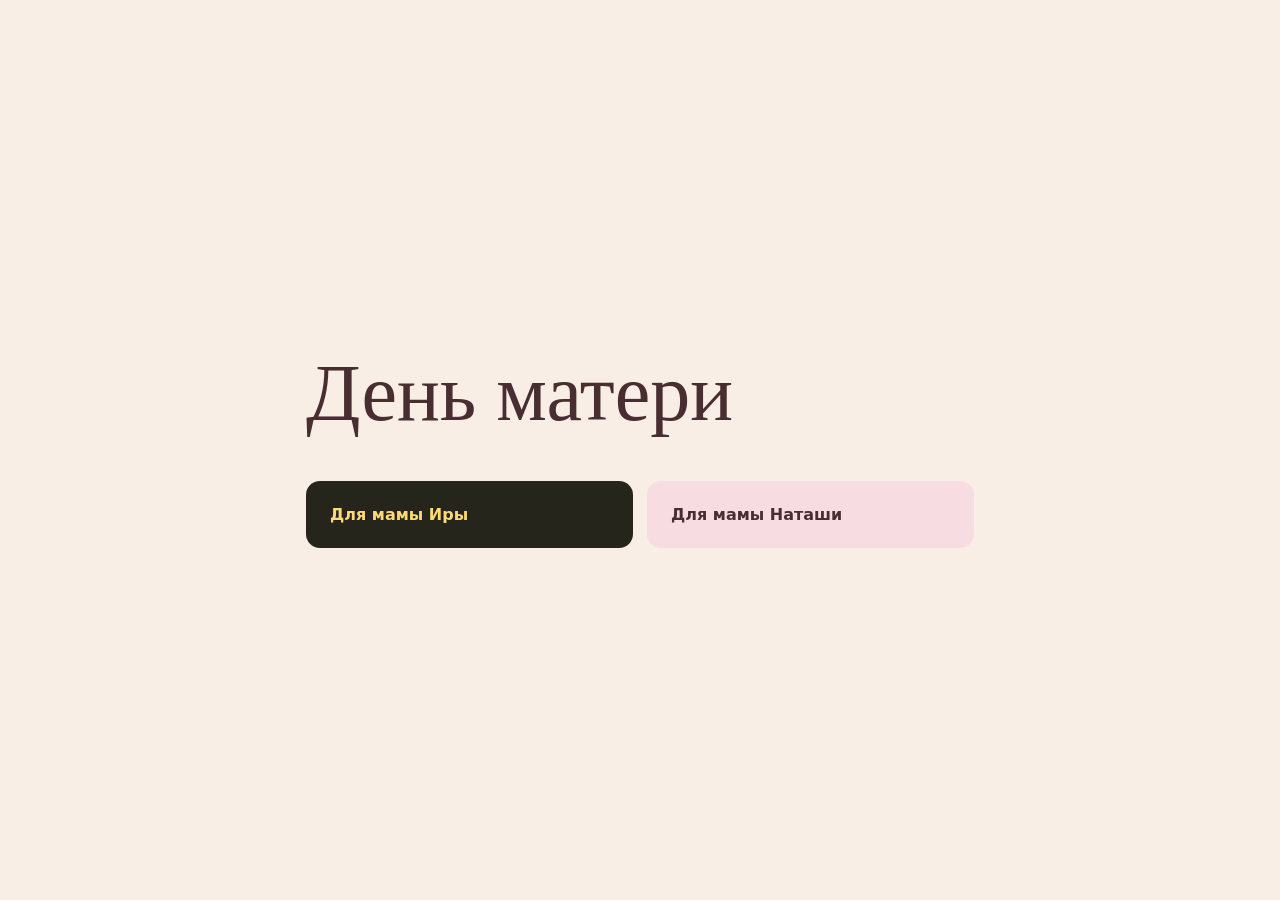
<file: index.html>
<!doctype html>
<html lang="ru">
<head>
  <meta charset="utf-8">
  <meta name="viewport" content="width=device-width, initial-scale=1">
  <title>День матери</title>
  <style>
    * { box-sizing: border-box; }
    body { min-height: 100vh; margin: 0; display: grid; place-items: center; padding: 24px; background: #f8eee6; color: #482d31; font-family: system-ui, sans-serif; }
    main { width: min(100%, 668px); }
    h1 { font: 400 clamp(2.5rem, 9vw, 5rem)/1 Georgia, serif; margin: 0 0 .6em; }
    nav { display: grid; grid-template-columns: repeat(auto-fit, minmax(min(100%, 230px), 1fr)); gap: 14px; }
    a { display: block; padding: 24px; border-radius: 14px; background: #f7dce2; color: #482d31; text-decoration: none; font-weight: 700; }
    a:first-child { background: #26251b; color: #ffda76; }
    a:hover { text-decoration: underline; }
    a:focus-visible { outline: 3px solid #904253; outline-offset: 5px; }
  </style>
</head>
<body>
  <main>
    <h1>День матери</h1>
    <nav aria-label="Поздравления">
      <a href="irina/index.html">Для мамы Иры</a>
      <a href="natasha/index.html">Для мамы Наташи</a>
    </nav>
  </main>
</body>
</html>
</file>
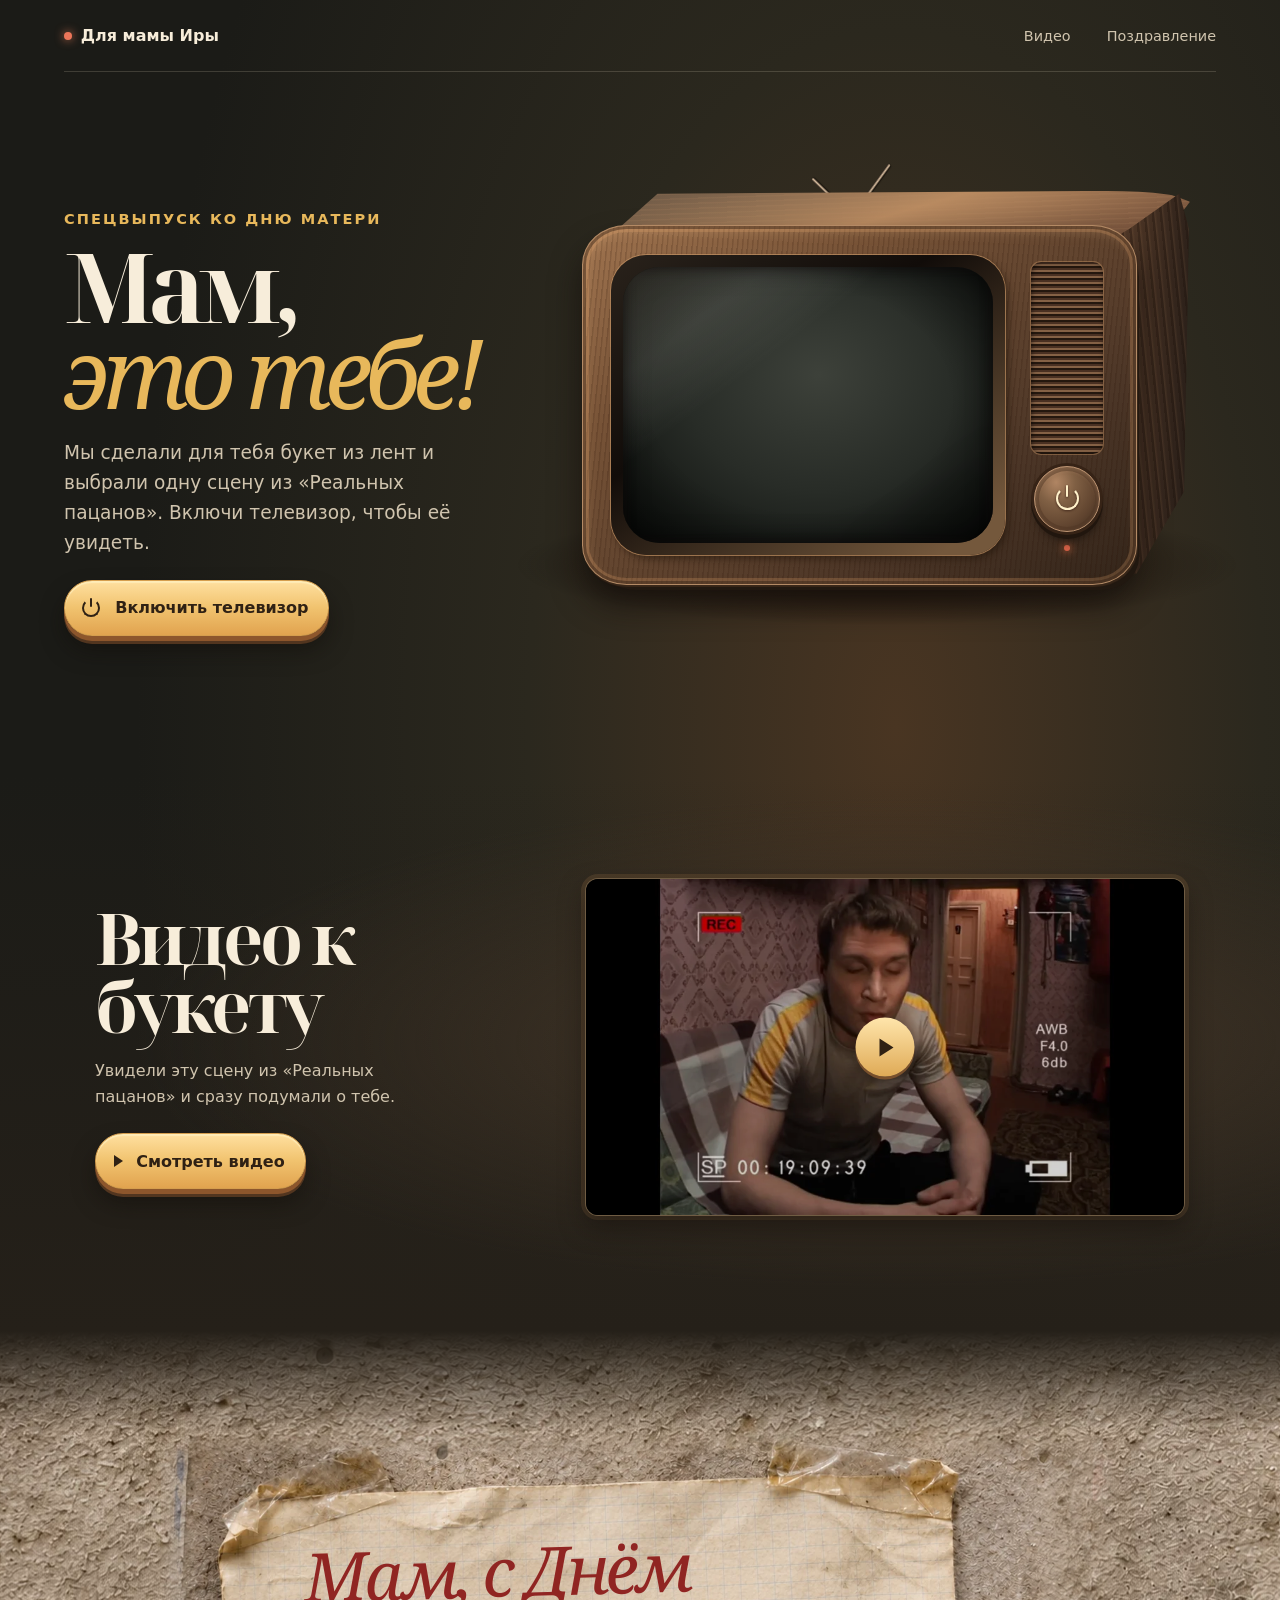
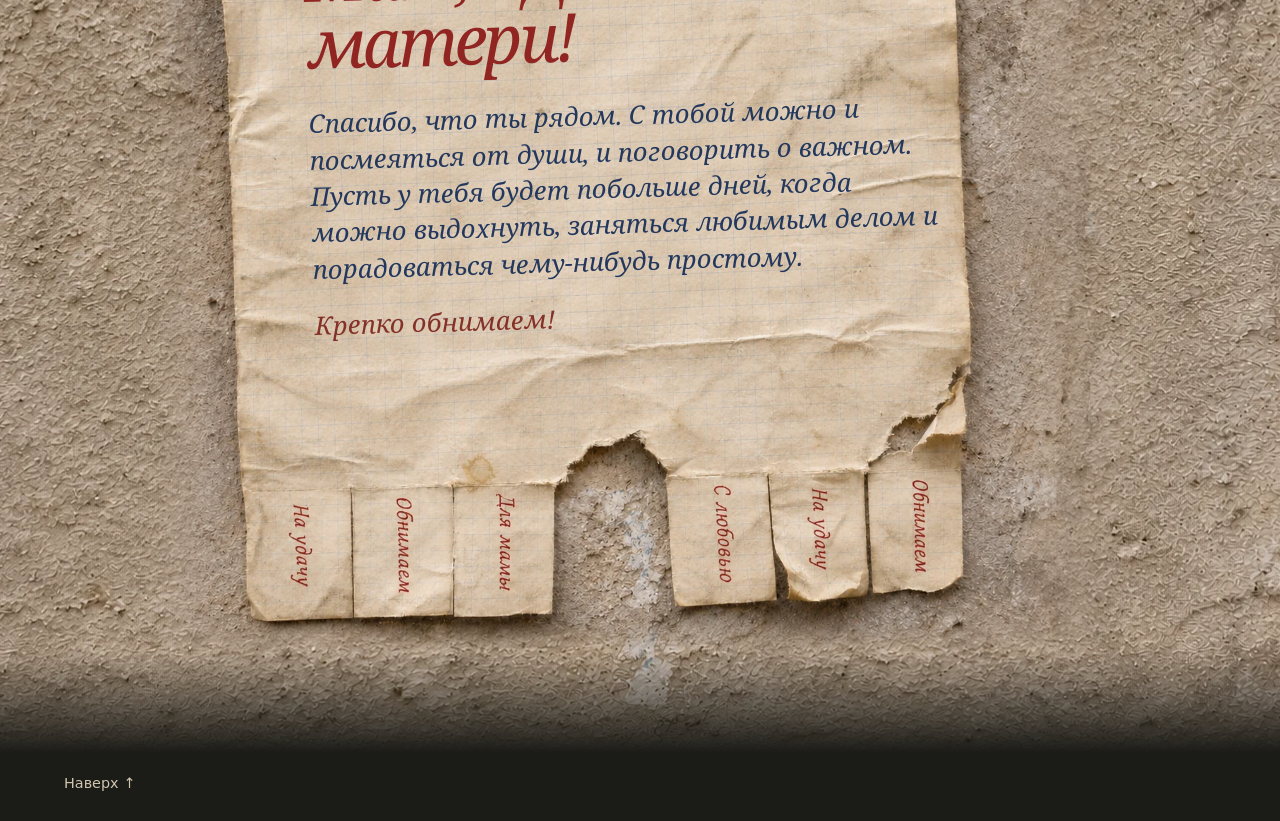
<file: irina/index.html>
<!doctype html>
<html lang="ru">
<head>
  <meta charset="utf-8">
  <meta name="viewport" content="width=device-width, initial-scale=1">
  <meta name="theme-color" content="#1b1b17">
  <meta name="description" content="Поздравление для мамы Иры ко Дню матери и отрывок из «Реальных пацанов».">
  <title>Мам, это тебе!</title>
  <link rel="stylesheet" href="style.css">
  <script defer src="site.js"></script>
</head>
<body>
  <header class="bar wrap" id="top">
    <a class="wordmark" href="#top"><span class="lamp" aria-hidden="true"></span> Для мамы Иры</a>
    <nav aria-label="По странице">
      <a href="#surprise">Видео</a>
      <a href="#letter">Поздравление</a>
    </nav>
  </header>
  <main>
    <section class="hero wrap" aria-labelledby="greeting">
      <div class="hero-copy">
        <p class="eyebrow">Спецвыпуск ко Дню матери</p>
        <h1 id="greeting">Мам,<br><em>это тебе!</em></h1>
        <p class="intro">Мы сделали для тебя букет из лент и выбрали одну сцену из «Реальных пацанов». Включи телевизор, чтобы её увидеть.</p>
        <button class="power-link" type="button" data-power aria-controls="screen" hidden>
          <span class="power-icon" aria-hidden="true"></span> Включить телевизор
        </button>
        <noscript><a class="power-link" href="video.mp4">Смотреть видео</a></noscript>
      </div>
      <figure class="tv-scene" id="television" data-phase="off">
        <div class="set">
          <div class="antenna" aria-hidden="true"><i></i><i></i></div>
          <div class="cabinet">
            <div class="cabinet-top" aria-hidden="true"></div>
            <div class="cabinet-side" aria-hidden="true"></div>
            <div class="cabinet-front">
              <div class="screen-rim">
                <div class="screen" id="screen">
                  <div class="program" aria-hidden="true">
                    <img src="courtyard.webp" alt="" width="1536" height="1024">
                    <span class="channel"><span class="lamp"></span> Канал «Мама»</span>
                    <span class="program-title">Реальные<br>пацаны</span>
                  </div>
                  <div class="static" aria-hidden="true"></div>
                  <div class="glass" aria-hidden="true"></div>
                </div>
              </div>
              <div class="console">
                <span class="speaker" aria-hidden="true"></span>
                <button class="knob" type="button" data-power aria-controls="screen" aria-label="Включить телевизор" hidden>
                  <span class="power-icon" aria-hidden="true"></span>
                </button>
                <span class="power-light" aria-hidden="true"></span>
              </div>
            </div>
          </div>
        </div>
        <div class="remote-slot">
          <div class="remote" hidden>
            <div class="remote-details" aria-hidden="true"><i></i><i></i><i></i></div>
            <a class="remote-start" href="video.mp4" aria-controls="tv-theater"><span class="play" aria-hidden="true"></span> Пуск</a>
            <div class="remote-grip" aria-hidden="true"></div>
          </div>
        </div>
        <figcaption class="screen-reader" role="status" id="tv-status"></figcaption>
      </figure>
    </section>
    <section class="bouquet-video" id="surprise" aria-labelledby="video-title">
      <div class="bouquet-inner wrap">
        <div>
          <h2 id="video-title">Видео к букету</h2>
          <p>Увидели эту сцену из «Реальных пацанов» и сразу подумали о тебе.</p>
          <a href="video.mp4" class="power-link video-link" data-watch>
            <span class="play" aria-hidden="true"></span> Смотреть видео
          </a>
        </div>
        <a class="bouquet-poster" href="video.mp4" data-watch aria-label="Воспроизвести сцену из «Реальных пацанов»">
          <img src="poster.webp" width="960" height="540" alt="" loading="lazy">
          <span class="bouquet-play" aria-hidden="true"><span class="play"></span></span>
        </a>
      </div>
    </section>
    <section class="wall" id="letter" aria-labelledby="letter-title">
      <article class="notice">
        <picture class="notice-art">
          <source media="(max-width: 680px)" srcset="notice-mobile.webp" width="960" height="1440">
          <img src="notice.webp" width="1360" height="1157" alt="" loading="lazy">
        </picture>
        <div class="notice-sheet">
          <h2 id="letter-title">Мам, с Днём<br>матери!</h2>
          <p>Спасибо, что ты рядом. С тобой можно и посмеяться от души, и поговорить о важном. Пусть у тебя будет побольше дней, когда можно выдохнуть, заняться любимым делом и порадоваться чему-нибудь простому.</p>
          <p class="signature">Крепко обнимаем!</p>
        </div>
      </article>
    </section>
  </main>
  <footer class="wrap"><a href="#top">Наверх <span aria-hidden="true">↑</span></a></footer>
  <dialog class="theater" id="theater" aria-label="Видео из «Реальных пацанов»">
    <button class="close" type="button" data-close aria-label="Закрыть видео">×</button>
    <video controls playsinline preload="none" poster="poster.webp" src="video.mp4"></video>
    <p class="media-error" hidden>Видео не удалось воспроизвести. <a href="video.mp4">Открыть файл</a></p>
  </dialog>
  <dialog class="tv-theater" id="tv-theater" aria-label="Видео на экране телевизора">
    <div class="camera-frame"></div>
    <button class="close tv-close" type="button" data-tv-close aria-label="Закрыть телевизор">×</button>
    <video class="tv-video" aria-label="Сцена из «Реальных пацанов»" playsinline preload="none" src="tv-video.mp4"></video>
    <p class="tv-error" hidden>Видео на телевизоре не загрузилось. <a href="video.mp4">Открыть видео</a></p>
  </dialog>
</body>
</html>
</file>
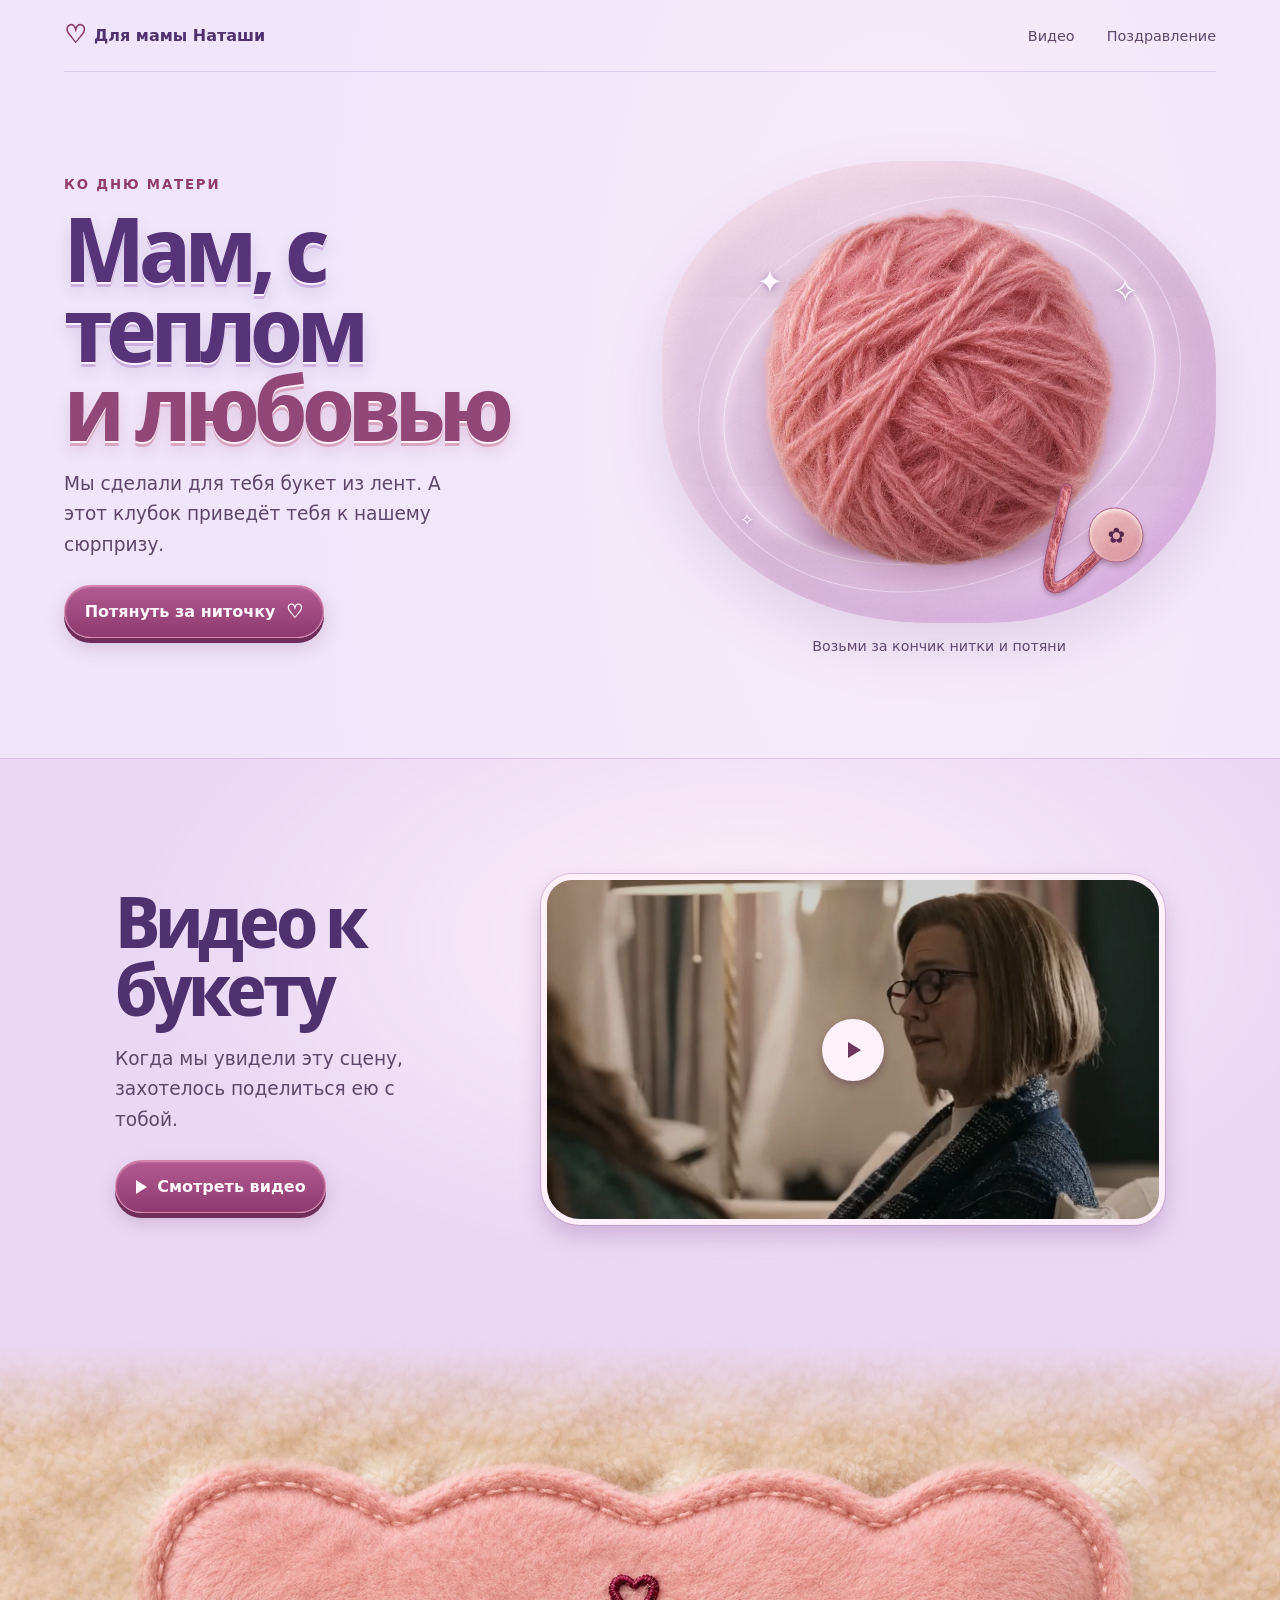
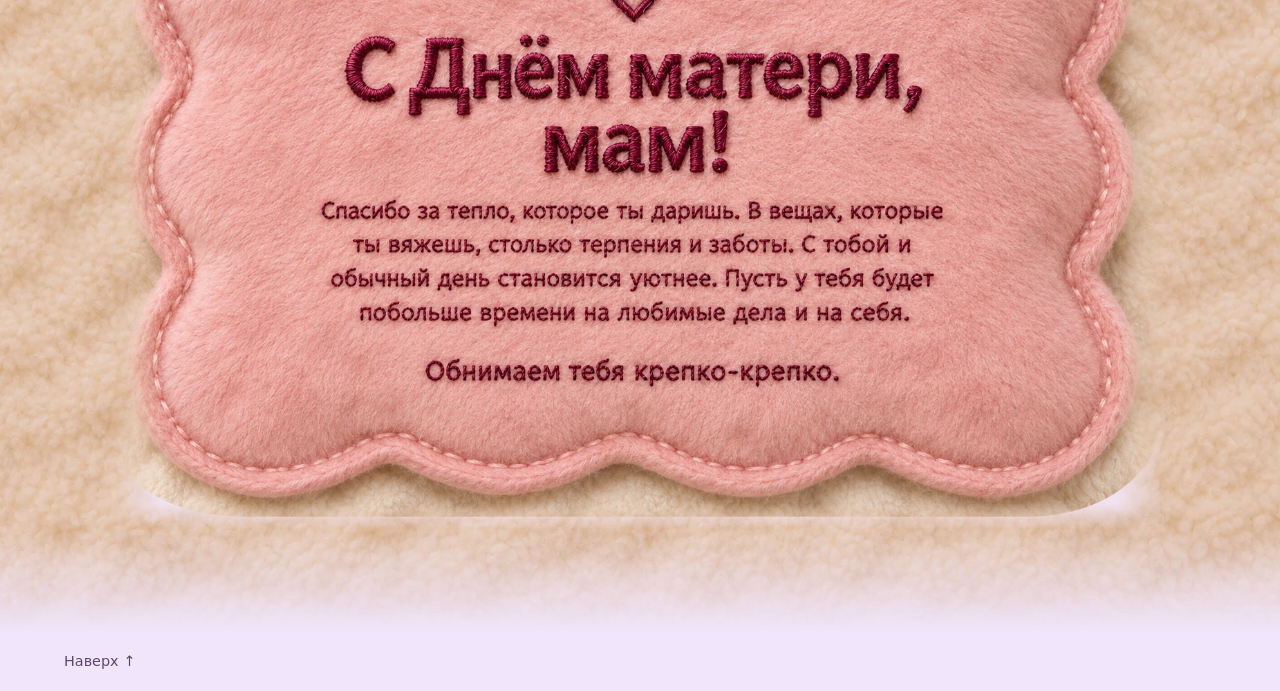
<file: natasha/index.html>
<!doctype html>
<html lang="ru">
<head>
  <meta charset="utf-8">
  <meta name="viewport" content="width=device-width, initial-scale=1">
  <meta name="theme-color" content="#f0e5fa">
  <meta name="description" content="Поздравление ко Дню матери для мамы Наташи. Распутай клубок, чтобы открыть видео.">
  <title>Мам, с теплом и любовью</title>
  <link rel="stylesheet" href="style.css">
  <script defer src="site.js"></script>
</head>
<body>
  <header class="bar wrap" id="top">
    <a class="wordmark" href="#top"><span aria-hidden="true">♡</span> Для мамы Наташи</a>
    <nav aria-label="По странице"><a href="#surprise">Видео</a><a href="#letter">Поздравление</a></nav>
  </header>
  <main>
    <div class="journey">
      <section class="hero wrap" aria-labelledby="greeting">
        <div class="hero-copy">
          <p class="eyebrow">Ко Дню матери</p>
          <h1 id="greeting">Мам, с теплом<br><em>и любовью</em></h1>
          <p class="intro">Мы сделали для тебя букет из лент. А этот клубок приведёт тебя к нашему сюрпризу.</p>
          <a class="button" href="#surprise" data-unwind>Потянуть за ниточку <span aria-hidden="true">♡</span></a>
        </div>
        <figure class="figure">
          <div class="knit-stage">
            <div class="halo" aria-hidden="true"></div>
            <div class="ball-shadow" aria-hidden="true"></div>
            <img class="ball" src="ball.webp" width="709" height="720" alt="Пушистый розовый клубок" fetchpriority="high" draggable="false">
            <span class="twinkle twinkle-one" aria-hidden="true">✦</span>
            <span class="twinkle twinkle-two" aria-hidden="true">✧</span>
            <span class="twinkle twinkle-three" aria-hidden="true">✧</span>
            <a class="thread-end" href="#surprise" data-unwind aria-label="Потянуть за конец ниточки"><span aria-hidden="true">✿</span></a>
          </div>
          <figcaption>Возьми за кончик нитки и потяни</figcaption>
        </figure>
      </section>
      <section id="surprise" class="surprise" aria-labelledby="surprise-title">
        <div class="wrap surprise-inner">
          <div class="surprise-copy">
            <h2 id="surprise-title" tabindex="-1">Видео к букету</h2>
            <p>Когда мы увидели эту сцену, захотелось поделиться ею с тобой.</p>
            <a class="button" href="video.mp4" data-watch><span class="play" aria-hidden="true"></span> Смотреть видео</a>
          </div>
          <div class="video-stage">
            <span class="thread-arrival" aria-hidden="true"></span>
            <a href="video.mp4" class="poster" data-watch aria-label="Воспроизвести сцену">
              <img src="poster.webp" width="960" height="540" alt="Кадр из видео" loading="lazy">
              <span class="poster-play" aria-hidden="true"><span class="play"></span></span>
            </a>
          </div>
        </div>
      </section>
      <canvas class="thread-layer" aria-hidden="true"></canvas>
    </div>
    <section id="letter" class="letter" aria-labelledby="letter-title">
      <article class="pillow">
        <picture class="pillow-art">
          <source media="(max-width: 610px)" srcset="embroidery-mobile.webp" width="1000" height="1500">
          <img src="embroidery.webp" width="1584" height="993" alt="" loading="lazy">
        </picture>
        <div class="pillow-message">
          <h2 id="letter-title">С Днём матери, мам!</h2>
          <p>Спасибо за тепло, которое ты даришь. В вещах, которые ты вяжешь, столько терпения и заботы. С тобой и обычный день становится уютнее. Пусть у тебя будет побольше времени на любимые дела и на себя.</p>
          <p>Обнимаем тебя крепко-крепко.</p>
        </div>
      </article>
    </section>
  </main>
  <footer class="wrap"><a href="#top">Наверх <span aria-hidden="true">↑</span></a></footer>
  <dialog class="theater" id="theater" aria-label="Видео к букету">
    <button class="close" type="button" data-close aria-label="Закрыть видео">×</button>
    <video controls playsinline preload="none" poster="poster.webp" src="video.mp4"></video>
    <p class="media-error" hidden>Видео не удалось воспроизвести. <a href="video.mp4">Открыть файл</a></p>
  </dialog>
</body>
</html>
</file>
<file: irina/style.css>
@font-face {
  font-family: "Noto Display";
  src: url("heading.woff") format("woff");
  font-weight: 700;
  font-display: swap;
}
@font-face {
  font-family: "Noto Ink";
  src: url("hand.woff") format("woff");
  font-style: italic;
  font-display: swap;
}
:root {
  color-scheme: dark;
  --cream: #f7edda;
  --amber: #e8b85b;
  --muted: #d0c4ae;
  --line: #fff2d828;
  --display: "Noto Display", Georgia, serif;
  --ink: "Noto Ink", Georgia, serif;
}
*, *::before, *::after { box-sizing: border-box; }
html { scroll-behavior: smooth; }
body {
  margin: 0;
  background: radial-gradient(ellipse at 70% 30%,#493522 0%,#2b281e 29%,transparent 60%), #1b1b17;
  color: var(--cream);
  font-family: system-ui, sans-serif;
}
a { color: inherit; }
button { font: inherit; }
:focus-visible { outline: 3px solid #ffe497; outline-offset: 5px; }
[hidden] { display: none !important; }
.wrap { width: min(1260px, 90%); margin-inline: auto; }
.bar { min-height: 72px; display: flex; justify-content: space-between; align-items: center; gap: 16px; border-bottom: 1px solid var(--line); }
.bar a, footer a { text-decoration: none; }
.bar nav { display: flex; gap: clamp(12px, 4vw, 36px); color: var(--muted); font-size: .9rem; }
.bar a:hover, footer a:hover { color: var(--amber); }
.wordmark { font-weight: 700; display: inline-flex; align-items: center; gap: .55rem; }
.lamp { width: 8px; height: 8px; flex: none; display: inline-block; border-radius: 50%; background: #ec7559; box-shadow: 0 0 10px #f0805bd9; }
.hero { display: grid; grid-template-columns: minmax(0, .82fr) minmax(0, 1.18fr); align-items: center; gap: clamp(28px, 6vw, 90px); min-height: min(704px, calc(100svh - 72px)); padding-block: 75px 77px; }
.hero-copy { animation: arise .65s both; }
.eyebrow { color: var(--amber); font-size: clamp(.74rem, 1.4vw, .91rem); font-weight: 700; letter-spacing: .14em; text-transform: uppercase; margin: 0 0 1rem; }
h1, h2 { margin: 0; }
h1 { font: 700 clamp(4rem, 7.5vw, 7.75rem)/.89 var(--display); letter-spacing: -.077em; }
h1 em { color: var(--amber); display: inline-block; font-family: var(--ink); font-weight: 400; }
.intro { max-width: 35ch; color: var(--muted); font-size: clamp(1rem, 1.55vw, 1.16rem); line-height: 1.62; margin: 1.5rem 0 1.35rem; }
.power-link {
  display: inline-flex; align-items: center; justify-content: center; gap: .85rem;
  min-height: 56px; padding: .52rem 1.23rem .52rem .75rem; color: #2f2114;
  border: 1px solid #d59e4e; border-radius: 50px; cursor: pointer; text-decoration: none;
  background: linear-gradient(#ffe0a0 0%, #f1c36f 49%, #e1a34f 100%);
  box-shadow: inset 0 2px 1px #fff0c0bd, 0 5px 0 #8d562c, 0 8px 0 #52351f, 0 14px 22px #100b0780;
  font-weight: 750; transition: background .2s, box-shadow .16s, transform .16s;
}
.power-link:hover { background: linear-gradient(#ffe8b4,#efbf67 65%,#e7ab57); }
.power-link:active { transform: translateY(4px); box-shadow: inset 0 2px 2px #b9804b80, 0 1px 0 #8d562c, 0 3px 0 #52351f, 0 5px 8px #100b0766; }
.power-icon {
  --mark-size: 1.12rem;
  position: relative; display: inline-block; flex: none; width: var(--mark-size); height: var(--mark-size);
  border: 2px solid currentColor; border-top-color: transparent; border-radius: 50%;
}
.power-icon::after {
  content: ""; position: absolute; top: -21%; left: 50%;
  width: 2px; height: 65%; transform: translateX(-50%); border-radius: 2px; background: currentColor;
}
.power-link .power-icon { margin-inline: .3rem .12rem; }

.tv-scene { position: relative; margin: 0; padding: clamp(35px, 5vw, 64px) 0 0; scroll-margin-block: 15px; isolation: isolate; }
.set { position: relative; width: 95%; padding: 0 7.5% 0 0; isolation: isolate; }
.set::before { content: ""; position: absolute; bottom: -12%; left: -13%; width: 124%; height: 35%; z-index: -1; background: radial-gradient(ellipse, #0b0705ce 0%, #110b0780 30%, transparent 68%); }
.antenna { position: absolute; bottom: calc(100% + 8px); left: 34%; width: 21%; height: clamp(22px, 5vw, 58px); z-index: -1; }
.antenna i { position: absolute; inset: auto auto 0 50%; width: 3px; height: 94%; transform-origin: bottom; transform: rotate(-46deg); background: linear-gradient(90deg,#382d25,#d3b99b 55%,#5b4d3f); border-radius: 3px; box-shadow: 1px 0 1px #17120b; }
.antenna i + i { height: 112%; transform: rotate(36deg); }
.cabinet { position: relative; }
.cabinet-top, .cabinet-side { position: absolute; pointer-events: none; }
.cabinet-top {
  inset: -9.5% -9.6% 87% 3%;
  background: repeating-linear-gradient(178deg,#bd8e651f 0 1px,transparent 2px 5px), linear-gradient(164deg,#605041,#b88a60 43%,#77533c 77%,#453429);
  clip-path: polygon(10% 4%,95% 0,100% 14%,91% 100%,0 100%,0 69%);
  border-radius: 14%;
}
.cabinet-side {
  inset: -8.7% -9.4% 0 88%;
  background: repeating-linear-gradient(84deg,#190e0744 0 2px,#b88b611c 3px,transparent 5px 8px), linear-gradient(93deg,#714d36 0%,#463123 55%,#251c17 99%);
  clip-path: polygon(50% 9%,92% 0,100% 9%,96% 76%,56% 97%,7% 100%,0 18%);
}
.cabinet-front {
  position: relative; display: grid; grid-template-columns: minmax(0, 1fr) 16%;
  gap: clamp(9px, 1.8vw, 24px); padding: clamp(12px, 2.25vw, 31px);
  border-radius: 8% / 11%; border: 1px solid #b48a65;
  background: repeating-linear-gradient(96deg,#260f032a 0 1px,transparent 2px 5px), linear-gradient(145deg,#a17550,#775337 28%,#4c3627 72%,#33251a);
  box-shadow: inset 0 0 0 3px #28180f6e, inset 0 0 0 6px #e7a66a39, inset 3px 5px 13px #f2bf8a47, 1px 2px 1px #392719, 9px 12px 0 -7px #211810, 0 20px 31px #110b08b0;
}
.screen-rim { border-radius: 9% / 12%; padding: clamp(5px, .95vw, 12px); background: linear-gradient(145deg,#29221b,#110c09 39%,#74583c 92%); box-shadow: 0 0 0 1px #c39364b3, 3px 4px 7px #23160b9d; }
.screen { position: relative; isolation: isolate; overflow: hidden; aspect-ratio: 4/3; border-radius: 10% / 13%; background: radial-gradient(ellipse at 53% 39%,#3d413a,#282c27 49%,#101310 90%); box-shadow: inset 0 0 24px #0009; }
.program, .static, .glass { position: absolute; inset: 0; overflow: hidden; }
.program { opacity: 0; transition: opacity .35s; }
.program img { width: 100%; height: 100%; object-fit: cover; display: block; }
.program::after { content: ""; position: absolute; inset: 0; background: linear-gradient(0deg,#140e09cb,transparent 61%), radial-gradient(ellipse,transparent 37%,#382c1fb3); pointer-events: none; }
.channel { z-index: 1; position: absolute; top: 9%; left: 8%; display: flex; align-items: center; gap: 7px; font: 700 clamp(.62rem, 1.2vw, .87rem)/1.2 system-ui,sans-serif; color: #ffead4; }
.channel .lamp { width: 5px; height: 5px; }
.program-title { z-index: 1; position: absolute; bottom: 9%; left: 8%; color: #fff1cb; font: 700 clamp(1.48rem, 4.1vw, 4.3rem)/.86 var(--display); letter-spacing: -.045em; text-shadow: 1px 3px #412516; }
.glass { z-index: 3; pointer-events: none; background: linear-gradient(143deg,#f3e1bf24 0%,#faf4e61c 20%,transparent 36%,transparent 75%,#0003), radial-gradient(ellipse at 48% 48%,transparent 55%,#0009 100%); box-shadow: inset 0 0 12px #110c0bba; }
.tv-scene[data-phase="on"] .glass { background: repeating-linear-gradient(0deg,#0003 0 1px,transparent 1px 4px),radial-gradient(ellipse,transparent 49%, #3621155c); }
.static { z-index: 2; opacity: 0; background: linear-gradient(0deg,transparent 20%,#eeead357 47%,transparent 64%), url("static.webp"); background-size: 100% 190%, 78% 85%; }
.tv-scene[data-phase="tuning"] .static { opacity: .86; animation: static-roll .32s steps(4,end) infinite; }
.tv-scene[data-phase="on"] .program { opacity: 1; }
.console { display: grid; grid-template-rows: minmax(0,1fr) auto auto; justify-items: center; gap: clamp(4px, .9vw, 12px); padding: 10% 0 3%; }
.speaker { width: 91%; border-radius: 10px; background: repeating-linear-gradient(0deg,#24170e 0 2px,#ba8c6587 2px 4px,transparent 4px 6px), #493022; box-shadow: inset 1px 1px 5px #0007, 0 0 0 1px #d39d6b63; }
.knob {
  position: relative; width: clamp(39px, 5.2vw, 66px); aspect-ratio: 1; padding: 0;
  display: grid; place-items: center; border: 1px solid #bd9472; border-radius: 50%; cursor: pointer;
  color: #fff1c3; background: radial-gradient(ellipse at 33% 24%,#b08563 0%,#806044 31%,#60442f 66%,#35271d 100%);
  box-shadow: inset 0 0 0 4px #50372580, inset 0 2px 4px #e1b38a91, 0 0 0 3px #362316, 0 4px 0 3px #21160e, 1px 9px 9px #1b120cb8;
  transition: transform .15s, background .2s, box-shadow .15s;
}
.knob::before { content: ""; position: absolute; inset: -5px; border-radius: 50%; }
.knob .power-icon { --mark-size: clamp(.93rem, 2vw, 1.47rem); color: #fff1ca; filter: drop-shadow(0 1px 1px #442a1d); }
.knob:hover { background: radial-gradient(ellipse at 33% 24%,#bc906d,#8b6648 38%,#61442e 68%,#38271c); }
.knob:active { transform: translateY(3px); box-shadow: inset 0 2px 7px #352115, 0 0 0 3px #362316, 0 1px 0 3px #21160e, 1px 4px 6px #1b120caa; }
.tv-scene[data-phase="on"] .knob .power-icon { color: #ffe3a0; filter: drop-shadow(0 0 4px #ffb6588a); }
.power-light { width: 6px; height: 6px; margin: 2px; border-radius: 50%; background: #d25f46; box-shadow: 0 0 8px #fc794a; }
.tv-scene:not([data-phase="off"]) .power-light { background: #f4ce70; box-shadow: 0 0 9px #e8b064; }
.remote-slot { min-height: clamp(70px, 8vw, 100px); }
.remote {
  width: clamp(164px, 23vw, 245px); min-height: 60px; position: absolute; right: 2%; bottom: 5%;
  display: grid; grid-template-columns: auto 1fr; align-items: center; gap: 8px 10px; padding: 11px 12px 9px;
  border-radius: 19px / 17px; background: linear-gradient(175deg,#494139,#201e1b 62%,#2e261e);
  border: 1px solid #b6a08a85; color: #2e2010;
  box-shadow: inset 0 1px 1px #f2e2d23d, 4px 6px 0 #18120e,7px 13px 22px #100a07bc;
  transform: rotate(-8deg); animation: remote-in .44s cubic-bezier(.18,.75,.28,1.08) both;
}
.remote-details { display: flex; gap: 4px; padding-inline: 2px; }
.remote-details i { width: 8px; height: 8px; border-radius: 50%; background: #8f6252; box-shadow: 0 2px 0 #16110e, inset 0 1px #f0c3a269; }
.remote-details i:nth-child(2) { background: #6f704e; }
.remote-details i:nth-child(3) { background: #8e8069; }
.remote-start { min-height: 44px; display: inline-flex; align-items: center; justify-content: center; gap: .55rem; border-radius: 9px; background: linear-gradient(#ffde93,#e9b75e); box-shadow: 0 3px 0 #8a5d2a, inset 0 0 0 1px #ffebaa; text-decoration: none; font-weight: 800; }
.remote-start:hover { background: #ffe6a7; }
.remote-start:active { transform: translateY(2px); box-shadow: 0 1px 0 #8a5d2a; }
.play { display: inline-block; width: 0; height: 0; border-block: 6px solid transparent; border-left: 9px solid currentColor; }
.remote-grip { grid-column: 1/-1; height: 4px; width: 86%; justify-self: center; border-radius: 9px; background: repeating-linear-gradient(90deg,#aa897047 0 1px,transparent 1px 3px); }
.screen-reader { position: absolute; height: 1px; width: 1px; overflow: hidden; clip-path: inset(50%); white-space: nowrap; }

.bouquet-video {
  padding-block: clamp(46px, 8vw, 104px) clamp(55px, 9vw, 118px);
  background: radial-gradient(ellipse at 70% 48%,#403326 0%,transparent 60%), linear-gradient(#1b1b1700,#252019);
}
.bouquet-inner {
  max-width: 1090px; display: grid; grid-template-columns: minmax(0,.8fr) minmax(0,1.2fr);
  gap: clamp(25px, 7vw, 100px); align-items: center;
}
.bouquet-inner h2 { font: 700 clamp(2.4rem,5.5vw,4.75rem)/.96 var(--display); letter-spacing: -.055em; }
.bouquet-inner p { margin: 1.1rem 0 1.5rem; max-width: 33ch; color: var(--muted); line-height: 1.6; }
.video-link { padding-inline: 1.1rem 1.25rem; }
.bouquet-poster {
  position: relative; display: block; overflow: hidden; aspect-ratio: 16/9;
  background: #161410; border: 1px solid #dcb38073; border-radius: 13px;
  box-shadow: 0 11px 25px #130e0a85, 0 0 0 4px #7e5f3e51;
}
.bouquet-poster img { display: block; width: 100%; height: 100%; object-fit: cover; filter: brightness(.82); transition: filter .25s, transform .32s; }
.bouquet-poster:hover img { filter: brightness(.96); transform: scale(1.04); }
.bouquet-play {
  position: absolute; inset: 50% auto auto 50%; display: grid; place-items: center;
  transform: translate(-50%,-50%); width: 59px; aspect-ratio: 1; border-radius: 50%;
  color: #302113; background: linear-gradient(#ffe5ab,#dfaa56); box-shadow: 0 3px 0 #79502c, 0 7px 13px #130d077c;
}
.bouquet-play .play { margin-left: 3px; border-block-width: 9px; border-left-width: 14px; }

.wall {
  display: grid; place-items: center; padding: clamp(42px, 8vw, 116px) clamp(6px, 2.5vw, 32px);
  background:
    linear-gradient(180deg,#252019 0%,#25201900 clamp(46px,8vw,116px),#25201900 calc(100% - clamp(48px,8vw,108px)),#1b1b17 100%),
    url("entrance-plaster.webp") center / cover, #918170;
}
.notice {
  position: relative; isolation: isolate; container-type: inline-size;
  width: min(100%, 960px); aspect-ratio: var(--notice-ratio, 1.175);
}
.notice-art, .notice-art img { display: block; position: absolute; inset: 0; width: 100%; height: 100%; }
.notice-art {
  z-index: -1;
  --side-fade: linear-gradient(90deg,transparent,#000 5%,#000 89%,transparent);
  --vertical-fade: linear-gradient(180deg,transparent,#000 3.3%,#000 96.5%,transparent);
  -webkit-mask-image: var(--side-fade),var(--vertical-fade);
  -webkit-mask-composite: source-in;
  mask-image: var(--side-fade),var(--vertical-fade);
  mask-composite: intersect;
}
.notice-art img { object-fit: fill; }
.notice-sheet {
  position: relative; padding: var(--ink-top, 11.2%) var(--ink-right, 18.5%) var(--ink-bottom, 28%) var(--ink-left, 15.1%);
  color: #23385c; transform-origin: 20% 20%; transform: rotate(var(--ink-tilt, -1.6deg));
}
.notice h2 { margin: 0 0 .42em; color: #902522; font: italic 400 2.5rem/1 var(--ink); font-size: clamp(2rem, 7cqw, 4.45rem); letter-spacing: -.055em; }
.notice p { margin: .72em 0 0; font: italic 400 1rem/1.43 var(--ink); font-size: clamp(1rem, 2.65cqw, 1.68rem); }
.notice .signature { color: #843129; margin-top: .79em; }
@media (max-width: 680px) {
  .wall { padding-block: 38px; }
  .notice-art { --side-fade: linear-gradient(90deg,transparent,#000 3.75%,#000 95.5%,transparent); }
  .notice {
    --notice-ratio: .665;
    --ink-top: 13.8%;
    --ink-right: 13%;
    --ink-bottom: 40%;
    --ink-left: 11.6%;
    --ink-tilt: -1deg;
  }
  .notice h2 { font-size: clamp(1.72rem, 8cqw, 2.94rem); }
  .notice p { font-size: clamp(1rem, 3.5cqw, 1.37rem); }
}
@media (max-width: 375px) { .notice { --notice-ratio: .61; } }
@media (max-width: 345px) { .notice { --notice-ratio: .55; } }
footer { padding-block: 22px 30px; color: var(--muted); font-size: .9rem; }
.theater { width: min(94vw, 1060px, calc((92dvh - 65px) * 16/9)); max-height: 94dvh; padding: 49px 8px 8px; border: 1px solid #b39a7b70; border-radius: 15px; background: #201c17; color: var(--cream); overflow: auto; }
.theater::backdrop { background: #0d0b08e0; backdrop-filter: blur(5px); }
dialog[open] { animation: arise .26s both; }
body:has(dialog[open]) { overflow: hidden; }
.close { position: absolute; top: 3px; right: 5px; width: 43px; height: 43px; border-radius: 50%; border: 1px solid #e6cb9c55; color: var(--cream); background: #2e251c; cursor: pointer; font-size: 1.55rem; }
.close:hover { background: #4a3826; }
video { display: block; width: 100%; aspect-ratio: 16/9; border-radius: 8px; background: #0d0b08; }
.media-error { margin: .65rem .35rem; }
@keyframes static-roll { 0% { background-position: 0 12%,0 0; } 50% { background-position: 0 88%,22% 49%; } 100% { background-position: 0 12%,61% 72%; } }
@keyframes arise { from { opacity: 0; transform: translateY(14px); } to { opacity: 1; transform: translateY(0); } }
@keyframes remote-in { from { opacity: 0; transform: translate(-13px,-20px) rotate(-14deg); } to { opacity: 1; transform: translate(0,0) rotate(-8deg); } }
@media (max-width: 780px) {
  .bouquet-inner { grid-template-columns: 1fr; max-width: 590px; gap: 29px; }
  .hero { grid-template-columns: 1fr; min-height: auto; padding-block: 47px 37px; gap: 26px; }
  .tv-scene { width: min(100%, 560px); margin-inline: auto; }
  h1 { font-size: clamp(4rem, 11vw, 6.6rem); }
  .program-title { font-size: clamp(1.75rem,6.5vw,3.7rem); }
  .bar { min-height: 60px; }
}
@media (max-width: 380px) {
  .bar { gap: 9px; }
  .bar nav { gap: 10px; font-size: .78rem; }
  .wordmark { font-size: .88rem; }
}
@media (prefers-reduced-motion: reduce) {
  *, *::before, *::after { animation-duration: .01ms !important; transition-duration: .01ms !important; scroll-behavior: auto !important; }
}

.tv-theater {
  --tv-shade: 0;
  position: fixed; inset: 0; margin: 0; padding: 0; border: 0;
  width: 100%; height: 100%; max-width: none; max-height: none;
  overflow: hidden; color: var(--cream); background: rgb(13 10 7 / var(--tv-shade));
}
.tv-theater[open] { animation: none; }
.tv-theater::backdrop { background: transparent; }
.camera-frame {
  position: absolute; left: 0; top: 0;
  transform-origin: top left; pointer-events: none;
}
.tv-theater.is-tuning .camera-frame { will-change: transform; }
.camera-frame .set { margin: 0; }
.camera-frame .power-light { background: #f4ce70; box-shadow: 0 0 9px #e8b064; }
.camera-frame .knob { cursor: default; }
.camera-frame .screen { background: #080807; }
.tv-theater .tv-video {
  position: absolute; inset: 0; z-index: 1;
  width: 100%; height: 100%; aspect-ratio: auto;
  border-radius: 0; object-fit: contain; background: #080807;
}
.tv-theater:not(.is-tuning) .tv-video { pointer-events: auto; }
.camera-frame .glass { opacity: .25; }
.tv-theater.is-tuning .camera-frame .static {
  opacity: 1; background-color: #625e58; animation: static-roll .32s steps(4,end) infinite;
}
.tv-theater.is-tuning .camera-frame .glass { opacity: .66; }
.tv-theater .tv-close {
  position: fixed; z-index: 4; top: max(12px,env(safe-area-inset-top)); right: max(12px,env(safe-area-inset-right));
  background: #251e16ed; box-shadow: 0 4px 12px #100b08a0;
}
.tv-theater .tv-close:hover { background: #4a3826; }
.tv-error {
  position: absolute; z-index: 4; bottom: 4%; left: 50%; transform: translateX(-50%);
  width: max-content; max-width: 88%; margin: 0; padding: .65rem .9rem;
  border-radius: 6px; background: #261f18; color: var(--cream);
}
@media (prefers-reduced-motion: reduce) {
  .tv-theater.is-tuning .camera-frame .static { animation: none !important; }
}
</file>
<file: natasha/style.css>
@font-face {
  font-family: "Noto Soft";
  src: url("heading.woff") format("woff");
  font-weight: 700;
  font-display: swap;
}
:root {
  color-scheme: light;
  --lilac: #f0e5fa;
  --purple: #4f3170;
  --muted: #5e476b;
  --rose: #903c6d;
  --heading: "Noto Soft", system-ui, sans-serif;
}
*, *::before, *::after { box-sizing: border-box; }
body { margin: 0; color: var(--purple); background: radial-gradient(ellipse at 70% 19%,#f8ecf9,transparent 47%), var(--lilac); font-family: system-ui,sans-serif; }
a { color: inherit; }
button { font: inherit; }
:focus-visible { outline: 3px solid #8e3a75; outline-offset: 5px; }
[hidden] { display: none !important; }
.wrap { width: min(1220px,90%); margin-inline: auto; }
.bar { min-height: 72px; display: flex; justify-content: space-between; align-items: center; gap: 13px; border-bottom: 1px solid #6c46992d; }
.bar a, footer a { text-decoration: none; }
.bar nav { display: flex; gap: clamp(10px,3vw,32px); color: var(--muted); font-size: .9rem; }
.bar a:hover, footer a:hover { color: var(--rose); }
.wordmark { font-weight: 750; display: flex; align-items: center; gap: .5rem; }
.wordmark span { color: var(--rose); font: 700 1.56em/1 Georgia,serif; }
.journey { position: relative; isolation: isolate; }
.hero { display: grid; grid-template-columns: minmax(0, .97fr) minmax(0, 1.03fr); align-items: center; gap: clamp(25px,6vw,88px); min-height: min(686px,calc(100svh - 72px)); padding-block: 52px 67px; }
.hero-copy { position: relative; z-index: 4; animation: rise .64s both; }
.eyebrow { color: var(--rose); font-size: .83rem; font-weight: 800; letter-spacing: .14em; text-transform: uppercase; margin: 0 0 1rem; }
h1, h2 { margin: 0; font-family: var(--heading); font-weight: 700; letter-spacing: -.068em; }
h1 { font-size: clamp(3.22rem, 7vw, 7rem); line-height: .89; color: #57337a; text-shadow: 0 2px #faf0ff, 0 5px 0 #ccafdf, 0 9px 16px #79539d2b; }
h1 em { display: inline-block; color: #914778; font-style: normal; text-shadow: 0 2px #fff0fa, 0 5px 0 #d9a6c2, 0 9px 16px #a85a9435; }
.intro, .surprise p { max-width: 36ch; line-height: 1.65; font-size: clamp(1rem, 1.45vw, 1.17rem); color: var(--muted); margin: 1.35rem 0 1.55rem; }
.button { display: inline-flex; align-items: center; gap: .66rem; min-height: 53px; padding: .68rem 1.23rem; border: 1px solid #d785ad; border-radius: 50px; background: linear-gradient(#b25b92,#8d3a70); color: #fff5fb; box-shadow: 0 5px #702c5a, 0 9px 19px #75377338, inset 0 1px 2px #f7b4d499; text-decoration: none; font-weight: 750; transition: transform .2s, background .2s; }
.button:hover { transform: translateY(-2px); background: #98477d; }
.button:active { transform: translateY(3px); }
.button span:not(.play) { font: 700 1.18rem Georgia,serif; }

.figure { margin: 0; min-width: 0; }
.knit-stage {
  position: relative; isolation: auto; width: 100%; aspect-ratio: 1.2;
  border-radius: 44% 48% 41% 48% / 42% 45% 45% 48%;
  background: radial-gradient(ellipse at 43% 24%,#fff5fb78,transparent 48%), linear-gradient(148deg,#ede0f7,#e0c7ec 60%,#e9cffd);
  box-shadow: inset 9px 11px 22px #fff7ff9c,inset -12px -10px 36px #b283d14d,0 26px 55px #8056a32b;
}
.knit-stage::before { content: ""; position: absolute; inset: 0; border-radius: inherit; background: url("plush-texture.webp") center / 190px; opacity: .18; mix-blend-mode: multiply; pointer-events: none; }
.halo { position: absolute; inset: 15% 10% 14% 10%; border: 1px solid #fff9ffba; border-radius: 50%; transform: rotate(-19deg); box-shadow: 0 0 16px #fff6ff97,inset 0 0 18px #fff6ff90; }
.halo::after { content: ""; position: absolute; inset: -9% -6%; border: 1px solid #f9eaff8e; border-radius: 50%; }
.ball-shadow { position: absolute; top: 76%; left: 18%; width: 64%; height: 12%; background: radial-gradient(ellipse,#733b67a3,transparent 69%); filter: blur(9px); opacity: calc(1 - var(--unraveled,0) * .65); transform: translateX(calc(var(--unraveled,0) * 10%)) scaleX(calc(1 - var(--unraveled,0) * .6)); }
.ball { position: absolute; z-index: 2; left: 50%; top: 49%; width: 66%; height: auto; transform: translate(-50%,-50%) translate(var(--ball-x,0px),var(--ball-y,0px)) rotate(var(--ball-turn,0deg)) scale(var(--ball-scale,1)); opacity: var(--ball-opacity,1); filter: drop-shadow(0 13px 12px #72355645); user-select: none; pointer-events: none; }
.twinkle { position: absolute; z-index: 2; color: #fff8ff; text-shadow: 0 1px 6px #71418b80; pointer-events: none; font-size: clamp(1.2rem,3vw,2rem); }
.twinkle-one { left: 17%; top: 22%; }
.twinkle-two { right: 14%; top: 24%; }
.twinkle-three { left: 14%; bottom: 20%; font-size: 1.1rem; }
.thread-layer { position: absolute; inset: 0; z-index: 3; width: 100%; height: 100%; pointer-events: none; }
.thread-end {
  position: absolute; z-index: 5; left: var(--tip-x,82%); top: var(--tip-y,80%); transform: translate(-50%,-50%);
  width: 55px; height: 55px; display: grid; place-items: center; border-radius: 48% 52% 49% 51%; text-decoration: none;
  background: linear-gradient(145deg,#fff0f075,#d187a877),url("plush-texture.webp") center / 80px, #e897ac;
  border: 1px solid #ad648b; color: #592850; box-shadow: inset 0 2px 5px #fff2ed, 0 4px 5px #89617a75; font-size: 1.32rem;
  cursor: grab; touch-action: none; user-select: none; -webkit-user-drag: none;
}
.thread-end:hover { color: #803264; box-shadow: inset 0 2px 7px #fff2ed, 0 5px 14px #89617a8f; }
.thread-end:active { cursor: grabbing; }
.thread-end span { pointer-events: none; }
figcaption { margin: 15px 0 0; text-align: center; color: var(--muted); font-size: .89rem; }

.surprise { min-height: 370px; padding-block: clamp(49px,9vw,115px); border-top: 1px solid #7b53952b; background: radial-gradient(ellipse at 58% 31%,#fff2f8ed,transparent 58%), #ead7f5; }
.surprise-inner { max-width: 1050px; display: grid; grid-template-columns: minmax(0,.7fr) minmax(0,1.3fr); gap: clamp(30px,7vw,100px); align-items: center; }
.surprise-copy { position: relative; z-index: 4; }
h2 { font-size: clamp(2.6rem,5.6vw,5.25rem); line-height: .95; }
#surprise-title:focus { outline: none; }
.video-stage { position: relative; }
.thread-arrival { position: absolute; width: 2px; height: 2px; right: 10%; top: -9px; pointer-events: none; }
.poster { display: block; position: relative; isolation: isolate; overflow: hidden; aspect-ratio: 16/9; border: 6px solid #fff0f9; border-radius: 31px 38px 32px 39px; background: #e1b6ce; box-shadow: 0 11px 22px #824e8f49, 0 0 0 1px #c695ca86; }
.poster img { width: 100%; height: 100%; object-fit: cover; display: block; filter: brightness(.81) saturate(.95); transition: transform .42s,filter .35s; }
.poster:hover img { transform: scale(1.05); filter: brightness(.98) saturate(1); }
.poster-play { position: absolute; inset: 0; display: grid; place-items: center; }
.play { width: 0; height: 0; border-block: 7px solid transparent; border-left: 11px solid currentColor; display: inline-block; }
.poster-play .play { border: 0; width: 62px; height: 62px; display: grid; place-items: center; border-radius: 50%; color: #6e355c; background: #fff1fa; box-shadow: 0 4px 8px #4d1c4c5c; }
.poster-play .play::before { content: ""; border-block: 8px solid transparent; border-left: 13px solid currentColor; margin-left: 4px; }
.letter {
  padding: clamp(45px, 8vw, 120px) clamp(8px, 3vw, 40px);
  background:
    linear-gradient(180deg,#ead7f5 0%,#ead7f500 clamp(45px,8vw,120px),#f0e5fa00 calc(100% - clamp(45px,8vw,120px)),#f0e5fa 100%),
    linear-gradient(#a7666b2e,#a7666b2e),
    url("sherpa.webp") center / cover, #e0bfa6;
}
.pillow { width: min(100%, 1050px); margin-inline: auto; position: relative; }
.pillow-art {
  display: block; aspect-ratio: 1.53;
  --side-fade: linear-gradient(90deg,transparent,#000 4.4%,#000 95.4%,transparent);
  --vertical-fade: linear-gradient(180deg,transparent,#000 4.9%,#000 96.3%,transparent);
  -webkit-mask-image: var(--side-fade),var(--vertical-fade);
  -webkit-mask-composite: source-in;
  mask-image: var(--side-fade),var(--vertical-fade);
  mask-composite: intersect;
}
.pillow-art img { display: block; width: 100%; height: 100%; object-fit: cover; object-position: left center; }
@media (max-width: 610px) {
  .pillow-art {
    aspect-ratio: 2 / 3;
    --side-fade: linear-gradient(90deg,transparent,#000 3.2%,#000 96.8%,transparent);
    --vertical-fade: linear-gradient(180deg,transparent,#000 3.7%,#000 97%,transparent);
  }
}
.pillow-message {
  position: absolute; width: 1px; height: 1px; padding: 0; margin: -1px;
  overflow: hidden; clip-path: inset(50%); white-space: nowrap; border: 0;
}
footer { padding-block: 22px; color: var(--muted); font-size: .9rem; }
.theater { width: min(94vw,1060px,calc((92dvh - 65px) * 16/9)); max-height: 94dvh; padding: 49px 8px 8px; border: 1px solid #b8778b70; border-radius: 15px; background: #fff0fa; color: var(--purple); overflow: auto; }
.theater::backdrop { background: #29162fda; backdrop-filter: blur(6px); }
dialog[open] { animation: rise .24s both; }
body:has(dialog[open]) { overflow: hidden; }
.close { position: absolute; top: 3px; right: 5px; width: 43px; height: 43px; border-radius: 50%; border: 1px solid #a3526860; background: #f7e0ef; color: var(--purple); cursor: pointer; font-size: 1.55rem; }
.close:hover { background: #f0cfe6; }
video { display: block; width: 100%; aspect-ratio: 16/9; border-radius: 8px; background: #1e1021; }
.media-error { margin: .65rem .35rem; }
@keyframes rise { from { opacity: 0; transform: translateY(16px); } to { opacity: 1; transform: translateY(0); } }
@media (max-width: 790px) {
  .hero { grid-template-columns: 1fr; min-height: 0; padding-block: 43px 51px; gap: 34px; }
  .bar { min-height: 60px; }
  h1 { font-size: clamp(3.08rem,10.1vw,6rem); }
  .figure { width: min(100%,550px); margin-inline: auto; }
  .surprise-inner { width: min(84%,600px); grid-template-columns: 1fr; gap: 32px; }
  .thread-end { width: 51px; height: 51px; }
}
@media (max-width: 420px) {
  .bar { gap: 8px; }
  .wordmark { font-size: .88rem; gap: .32rem; }
  .bar nav { gap: 9px; font-size: .76rem; }
}
@media (prefers-reduced-motion: reduce) {
  *, *::before, *::after { animation-duration: .01ms !important; transition-duration: .01ms !important; }
}
</file>
